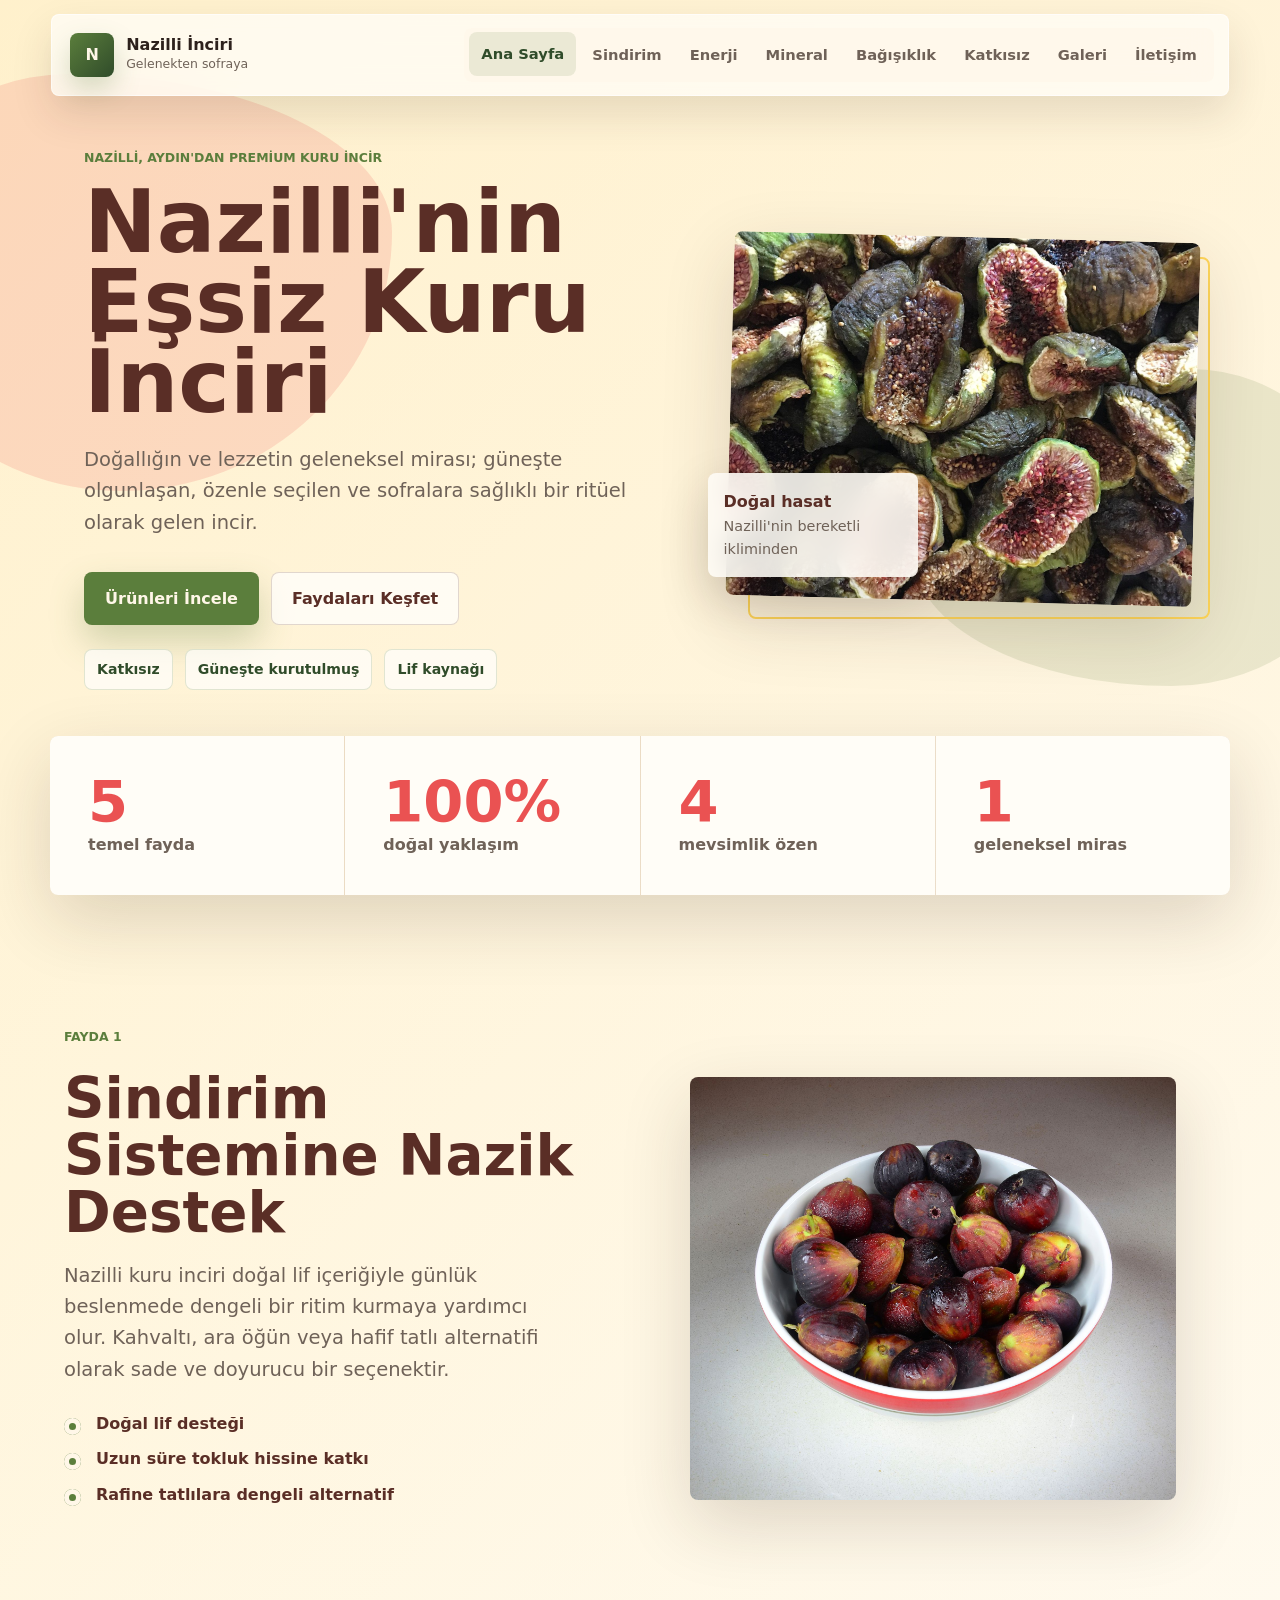
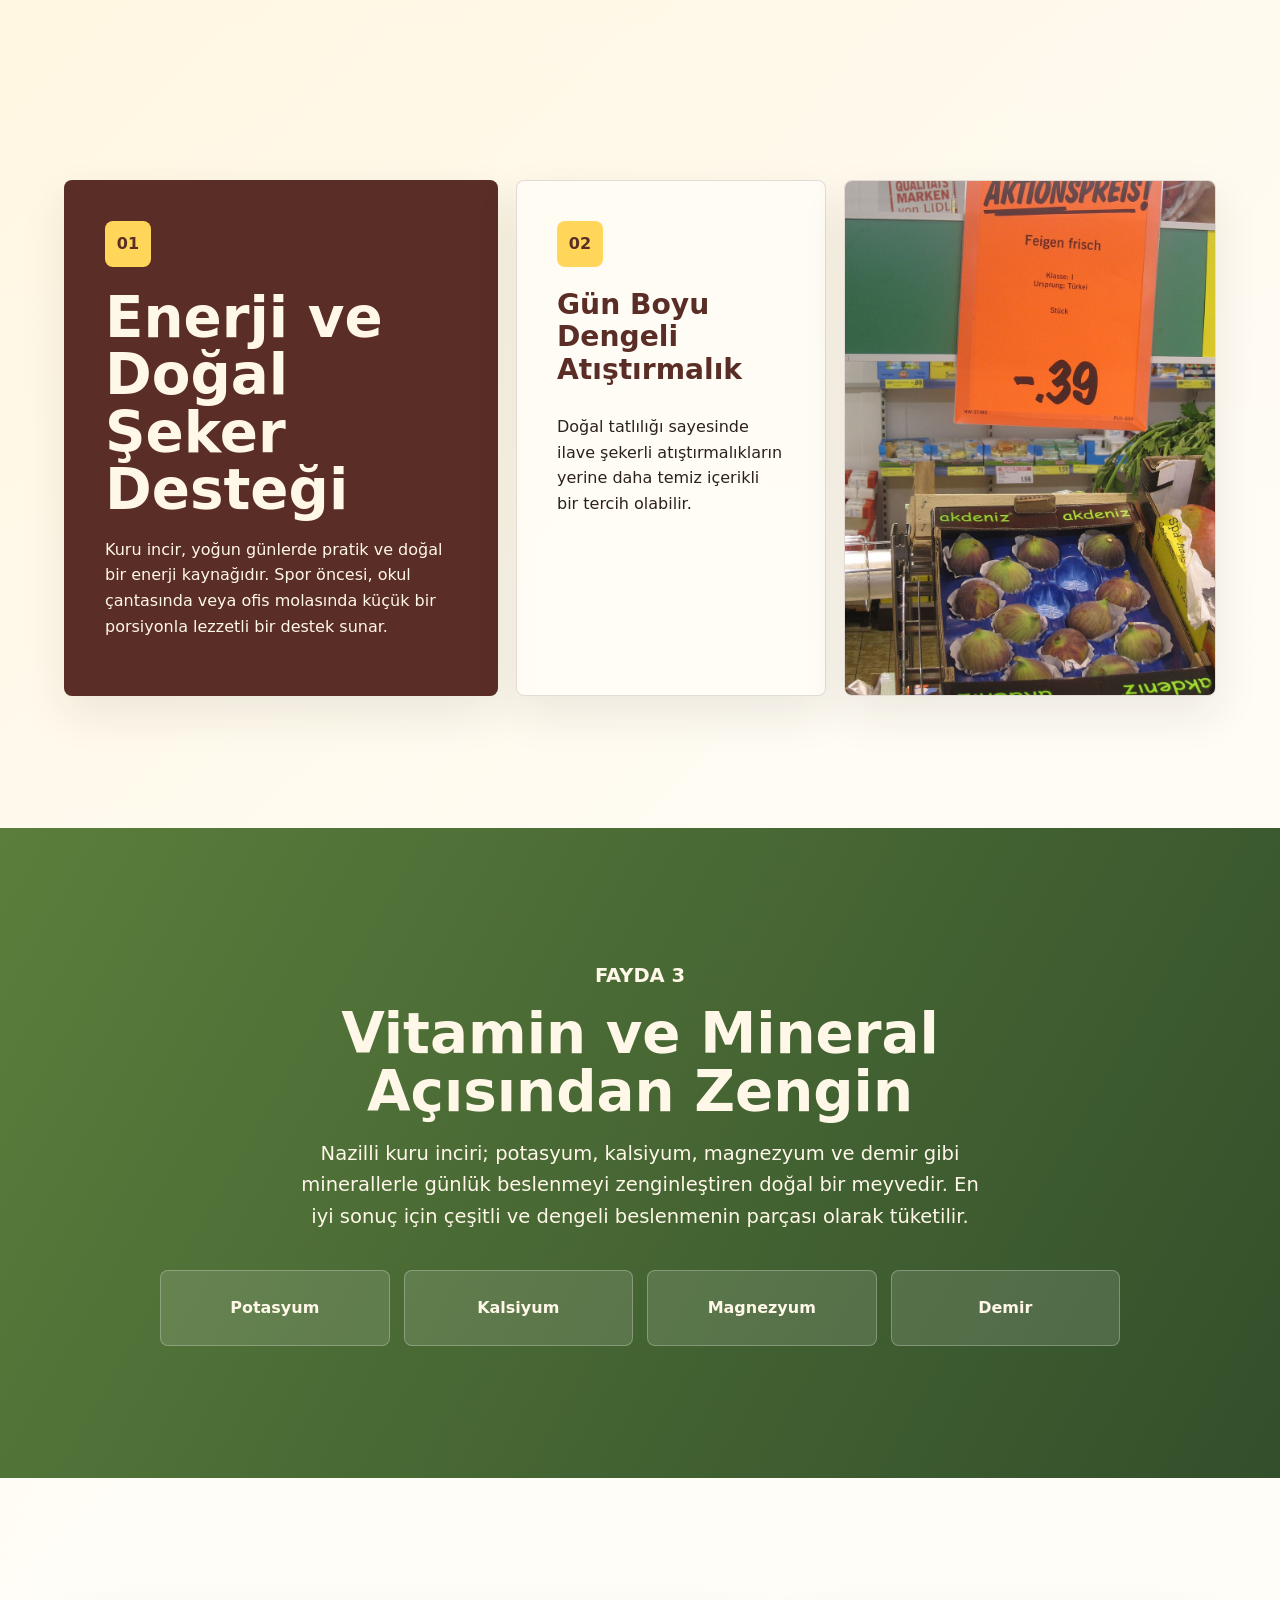
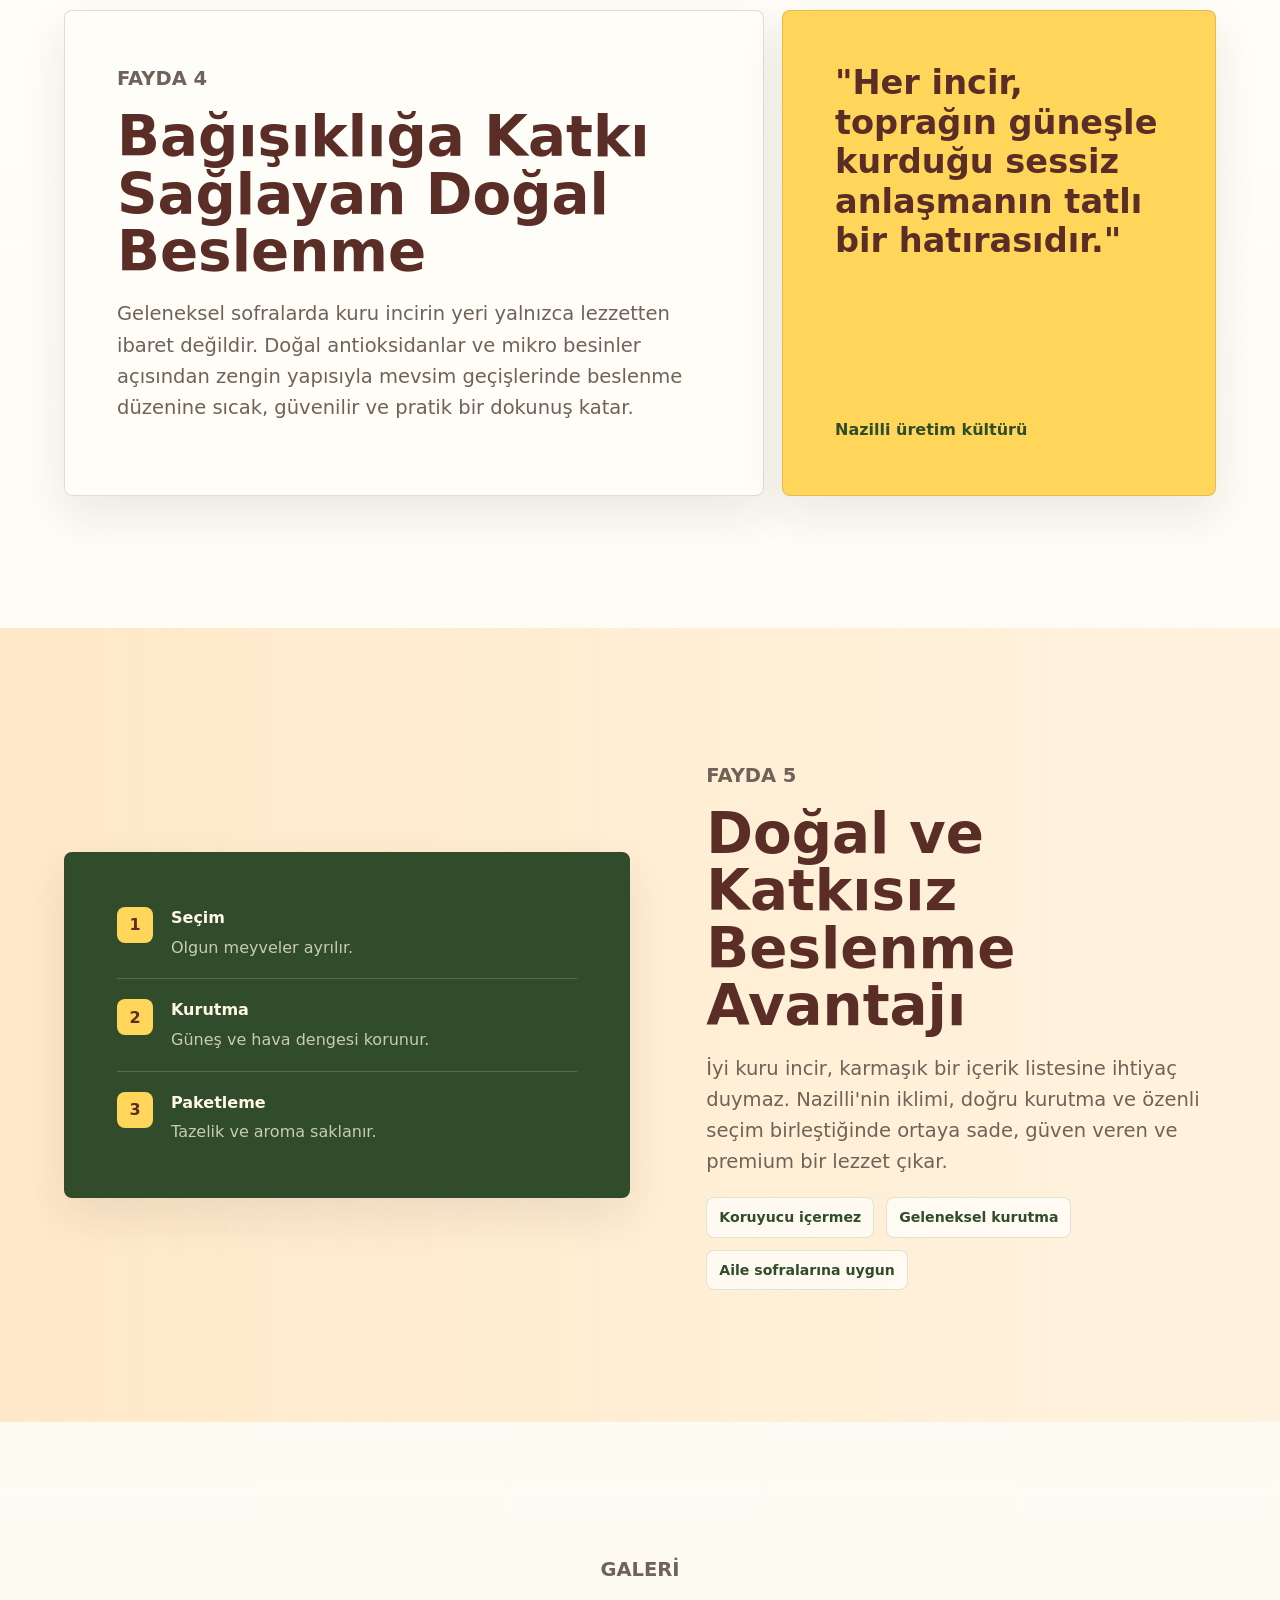
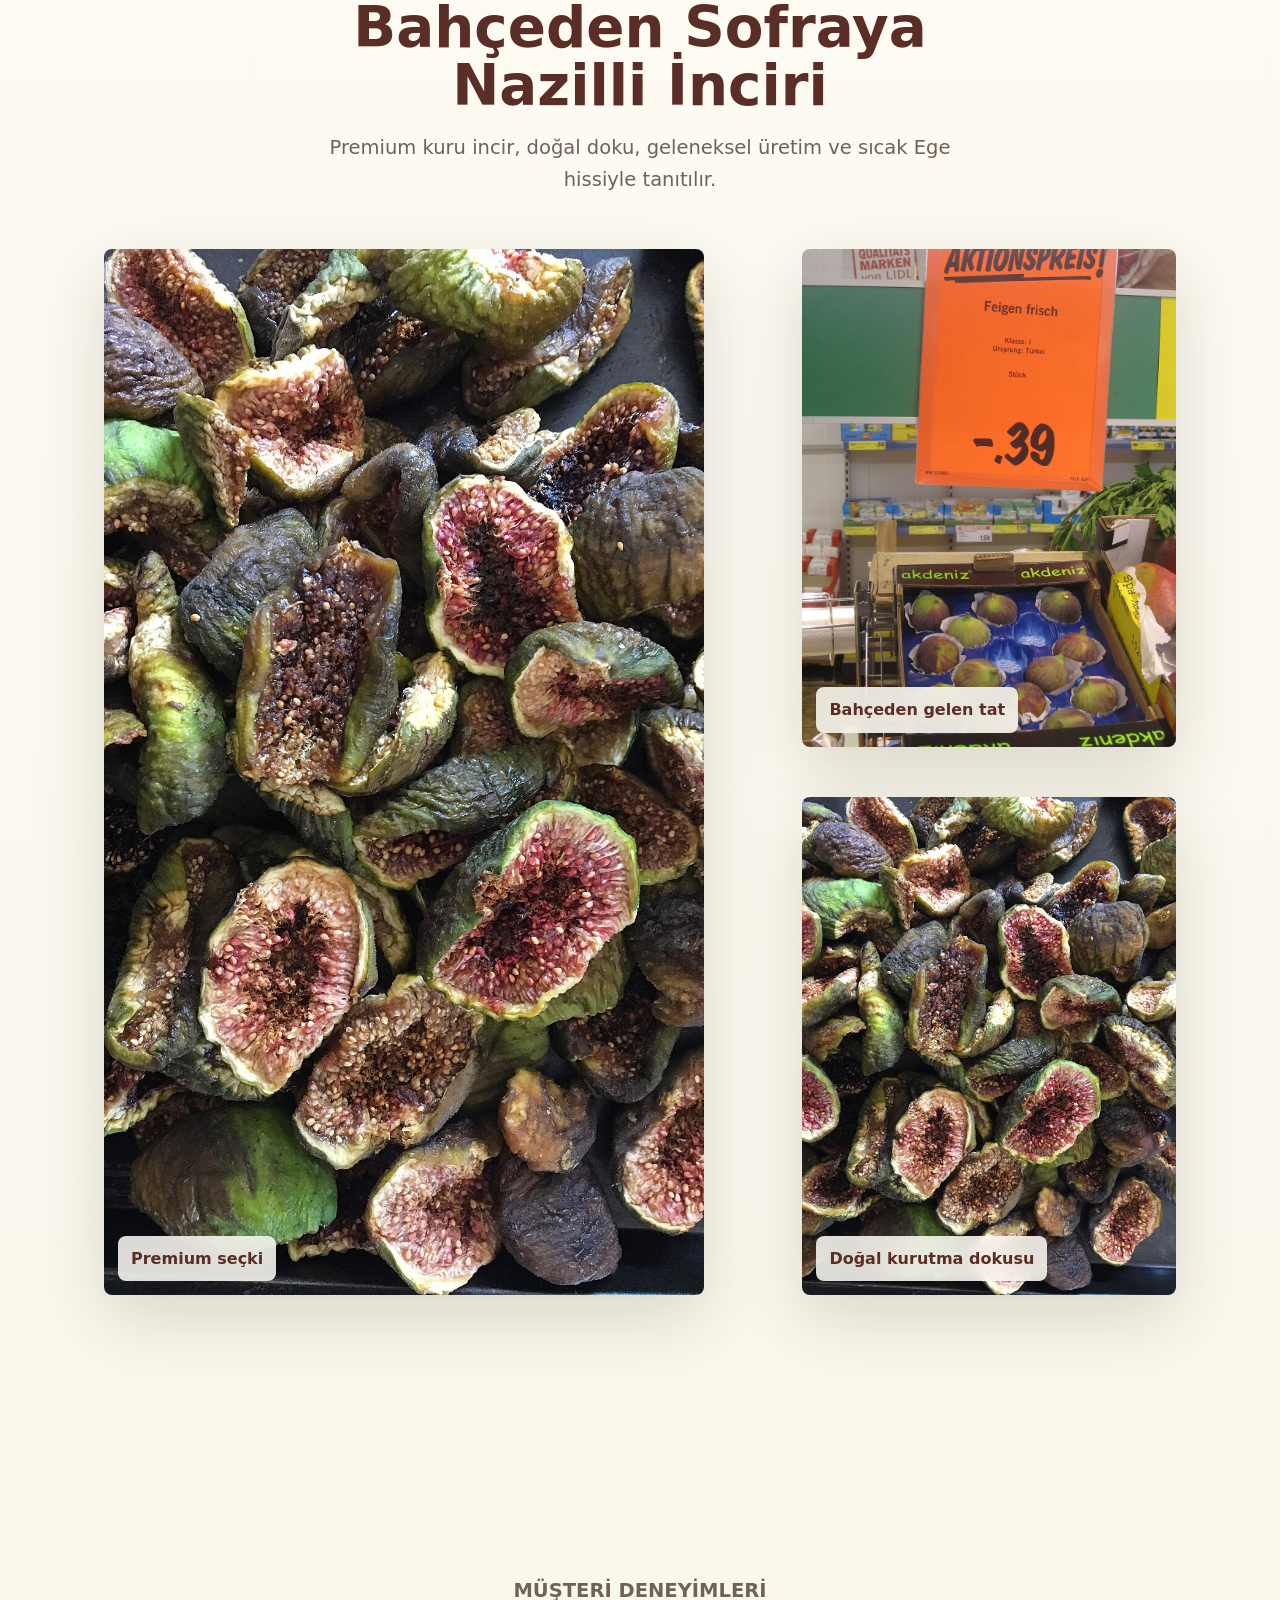
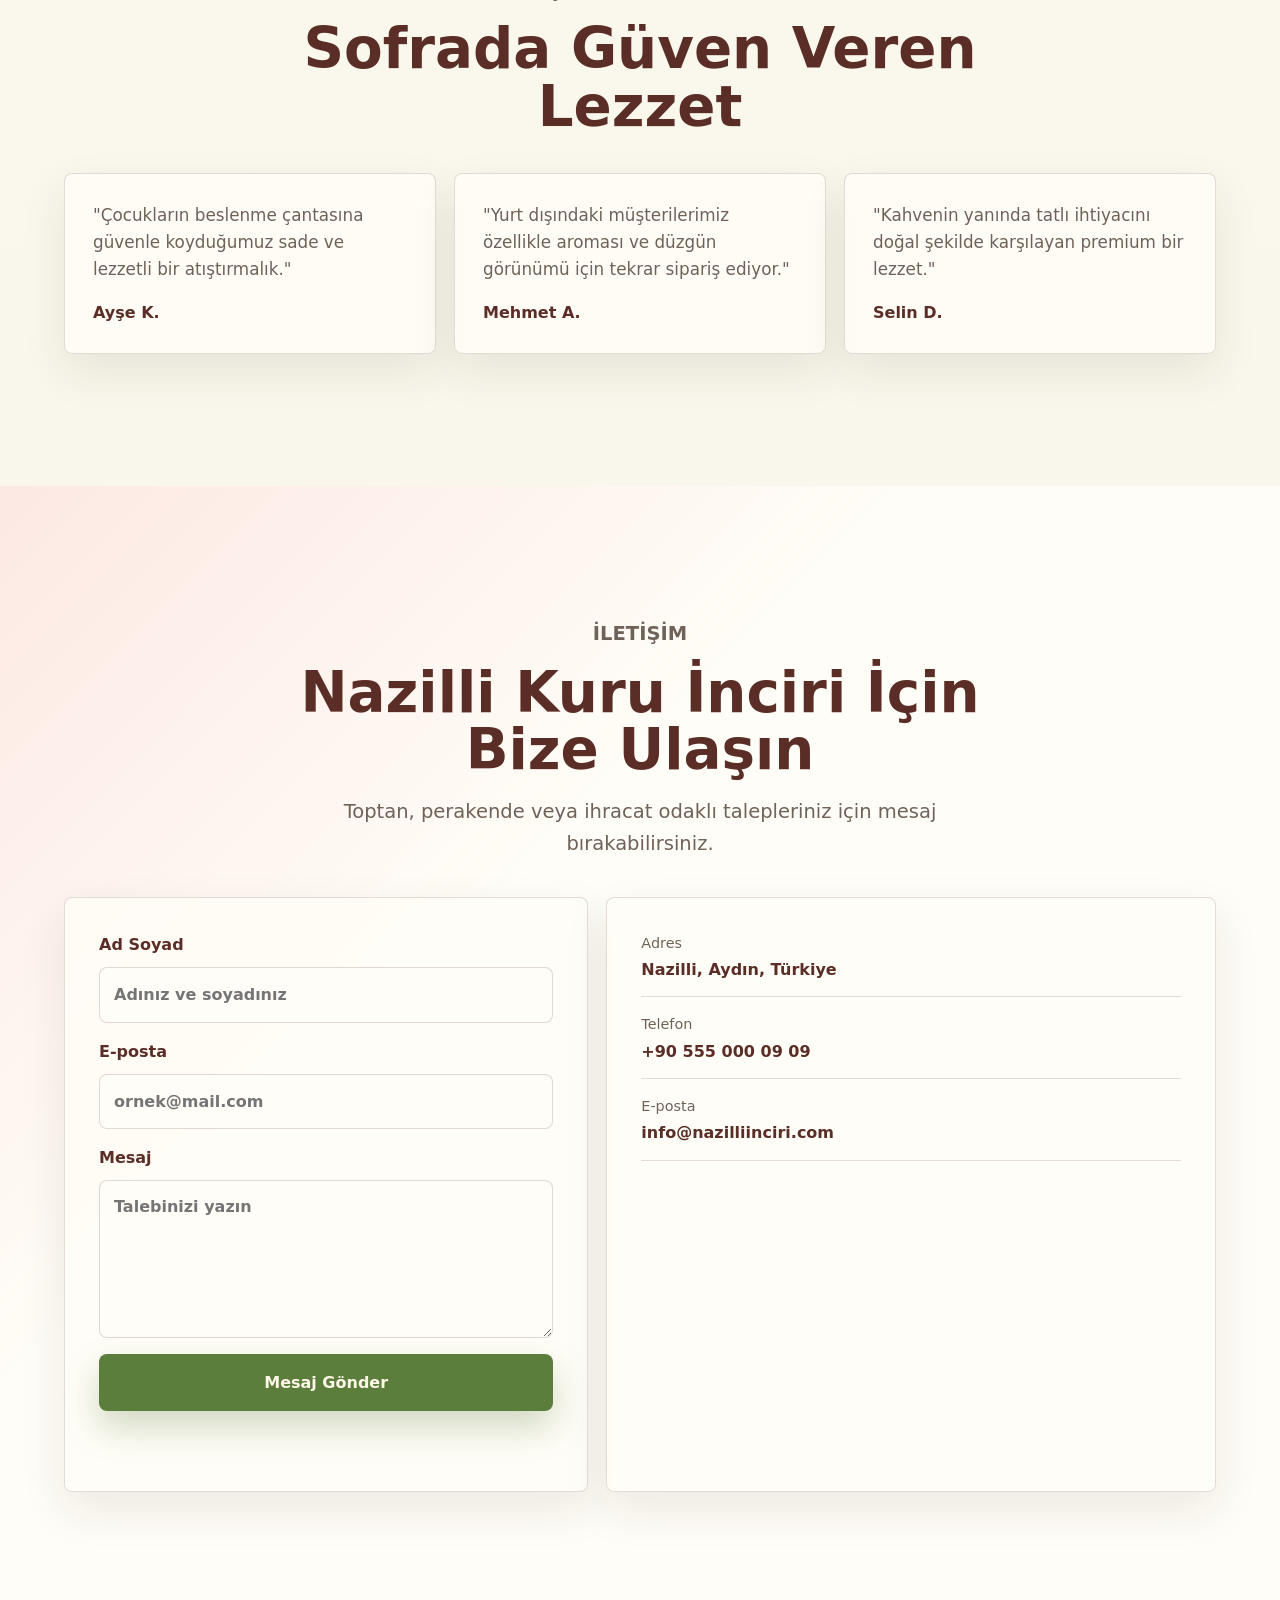
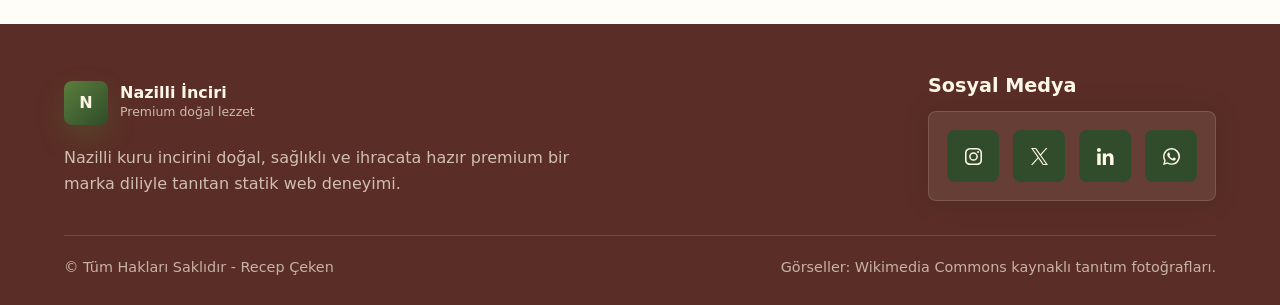
<file: index.html>
<!DOCTYPE html>
<html lang="tr">
<head>
  <meta charset="UTF-8">
  <meta name="viewport" content="width=device-width, initial-scale=1.0">
  <title>Nazilli'nin Eşsiz Kuru İnciri | Doğal, Katkısız, Premium</title>
  <meta name="description" content="Nazilli kuru incirinin doğal lezzetini, sağlıklı yaşam faydalarını ve geleneksel üretim mirasını keşfedin. Premium kuru incir tanıtım ve pazarlama sitesi.">
  <meta name="keywords" content="Nazilli kuru inciri, Aydın inciri, kuru incir faydaları, doğal incir, organik kuru incir, premium incir">
  <meta name="author" content="Recep Çeken">
  <meta name="robots" content="index, follow">
  <meta name="theme-color" content="#5B7E3C">

  <meta property="og:type" content="website">
  <meta property="og:title" content="Nazilli'nin Eşsiz Kuru İnciri">
  <meta property="og:description" content="Doğallığın ve lezzetin geleneksel mirası. Nazilli kuru incirini keşfedin.">
  <meta property="og:image" content="assets/images/dried-figs.jpg">
  <meta property="og:locale" content="tr_TR">

  <link rel="icon" href="assets/icons/favicon.svg" type="image/svg+xml">
  <link rel="preload" as="image" href="assets/images/dried-figs.jpg">
  <link rel="stylesheet" href="style.css">
</head>
<body>
  <header class="site-header" id="top">
    <nav class="navbar" aria-label="Ana gezinme">
      <a class="brand" href="#anasayfa" aria-label="Nazilli Kuru İnciri ana sayfa">
        <span class="brand-mark" aria-hidden="true">N</span>
        <span>
          <strong>Nazilli İnciri</strong>
          <small>Gelenekten sofraya</small>
        </span>
      </a>

      <button class="menu-toggle" type="button" aria-label="Menüyü aç" aria-expanded="false" aria-controls="navLinks">
        <span></span>
        <span></span>
        <span></span>
      </button>

      <div class="nav-links" id="navLinks">
        <a href="#anasayfa" class="nav-link active">Ana Sayfa</a>
        <a href="#fayda1" class="nav-link">Sindirim</a>
        <a href="#fayda2" class="nav-link">Enerji</a>
        <a href="#fayda3" class="nav-link">Mineral</a>
        <a href="#fayda4" class="nav-link">Bağışıklık</a>
        <a href="#fayda5" class="nav-link">Katkısız</a>
        <a href="#galeri" class="nav-link">Galeri</a>
        <a href="#iletisim" class="nav-link">İletişim</a>
      </div>
    </nav>
  </header>

  <main>
    <section class="hero section-pad" id="anasayfa" aria-labelledby="hero-title">
      <div class="hero-text reveal">
        <p class="eyebrow">Nazilli, Aydın'dan premium kuru incir</p>
        <h1 id="hero-title">Nazilli'nin Eşsiz Kuru İnciri</h1>
        <p class="hero-copy">Doğallığın ve lezzetin geleneksel mirası; güneşte olgunlaşan, özenle seçilen ve sofralara sağlıklı bir ritüel olarak gelen incir.</p>
        <div class="hero-actions">
          <a class="btn btn-primary" href="#galeri">Ürünleri İncele</a>
          <a class="btn btn-ghost" href="#fayda1">Faydaları Keşfet</a>
        </div>
        <div class="badges" aria-label="Ürün özellikleri">
          <span>Katkısız</span>
          <span>Güneşte kurutulmuş</span>
          <span>Lif kaynağı</span>
        </div>
      </div>

      <div class="hero-media reveal" aria-label="Premium kuru incir görseli">
        <img src="assets/images/dried-figs.jpg" alt="Kasede dizilmiş premium kuru incirler" width="900" height="650">
        <div class="harvest-card">
          <strong>Doğal hasat</strong>
          <span>Nazilli'nin bereketli ikliminden</span>
        </div>
      </div>
    </section>

    <section class="stats-strip" aria-label="Nazilli kuru inciri istatistikleri">
      <div class="stat reveal">
        <strong data-count="5">0</strong>
        <span>temel fayda</span>
      </div>
      <div class="stat reveal">
        <strong data-count="100">0</strong>
        <span>doğal yaklaşım</span>
      </div>
      <div class="stat reveal">
        <strong data-count="4">0</strong>
        <span>mevsimlik özen</span>
      </div>
      <div class="stat reveal">
        <strong data-count="1">0</strong>
        <span>geleneksel miras</span>
      </div>
    </section>

    <section class="benefit benefit-one section-pad" id="fayda1" aria-labelledby="benefit-one-title">
      <div class="section-kicker reveal">Fayda 1</div>
      <div class="split">
        <article class="benefit-copy reveal">
          <h2 id="benefit-one-title">Sindirim Sistemine Nazik Destek</h2>
          <p>Nazilli kuru inciri doğal lif içeriğiyle günlük beslenmede dengeli bir ritim kurmaya yardımcı olur. Kahvaltı, ara öğün veya hafif tatlı alternatifi olarak sade ve doyurucu bir seçenektir.</p>
          <ul class="check-list">
            <li>Doğal lif desteği</li>
            <li>Uzun süre tokluk hissine katkı</li>
            <li>Rafine tatlılara dengeli alternatif</li>
          </ul>
        </article>
        <figure class="photo-panel reveal">
          <img src="assets/images/hero-figs.jpg" alt="Doğal incirlerin yakın plan görünümü" loading="lazy" width="760" height="560">
        </figure>
      </div>
    </section>

    <section class="benefit section-pad" id="fayda2" aria-labelledby="benefit-two-title">
      <div class="benefit-grid">
        <article class="feature-card reveal">
          <span class="feature-icon" aria-hidden="true">01</span>
          <h2 id="benefit-two-title">Enerji ve Doğal Şeker Desteği</h2>
          <p>Kuru incir, yoğun günlerde pratik ve doğal bir enerji kaynağıdır. Spor öncesi, okul çantasında veya ofis molasında küçük bir porsiyonla lezzetli bir destek sunar.</p>
        </article>
        <article class="feature-card reveal">
          <span class="feature-icon" aria-hidden="true">02</span>
          <h3>Gün Boyu Dengeli Atıştırmalık</h3>
          <p>Doğal tatlılığı sayesinde ilave şekerli atıştırmalıkların yerine daha temiz içerikli bir tercih olabilir.</p>
        </article>
        <article class="feature-card image-card reveal">
          <img src="assets/images/turkish-figs.jpg" alt="Dalında olgunlaşan incirler" loading="lazy" width="640" height="520">
        </article>
      </div>
    </section>

    <section class="benefit mineral-band section-pad" id="fayda3" aria-labelledby="benefit-three-title">
      <div class="center-copy reveal">
        <p class="eyebrow">Fayda 3</p>
        <h2 id="benefit-three-title">Vitamin ve Mineral Açısından Zengin</h2>
        <p>Nazilli kuru inciri; potasyum, kalsiyum, magnezyum ve demir gibi minerallerle günlük beslenmeyi zenginleştiren doğal bir meyvedir. En iyi sonuç için çeşitli ve dengeli beslenmenin parçası olarak tüketilir.</p>
      </div>
      <div class="mineral-list">
        <span class="reveal">Potasyum</span>
        <span class="reveal">Kalsiyum</span>
        <span class="reveal">Magnezyum</span>
        <span class="reveal">Demir</span>
      </div>
    </section>

    <section class="benefit section-pad" id="fayda4" aria-labelledby="benefit-four-title">
      <div class="story-layout">
        <div class="story-card reveal">
          <p class="eyebrow">Fayda 4</p>
          <h2 id="benefit-four-title">Bağışıklığa Katkı Sağlayan Doğal Beslenme</h2>
          <p>Geleneksel sofralarda kuru incirin yeri yalnızca lezzetten ibaret değildir. Doğal antioksidanlar ve mikro besinler açısından zengin yapısıyla mevsim geçişlerinde beslenme düzenine sıcak, güvenilir ve pratik bir dokunuş katar.</p>
        </div>
        <div class="quote-card reveal">
          <blockquote>"Her incir, toprağın güneşle kurduğu sessiz anlaşmanın tatlı bir hatırasıdır."</blockquote>
          <span>Nazilli üretim kültürü</span>
        </div>
      </div>
    </section>

    <section class="benefit clean-band section-pad" id="fayda5" aria-labelledby="benefit-five-title">
      <div class="split reverse">
        <article class="benefit-copy reveal">
          <p class="eyebrow">Fayda 5</p>
          <h2 id="benefit-five-title">Doğal ve Katkısız Beslenme Avantajı</h2>
          <p>İyi kuru incir, karmaşık bir içerik listesine ihtiyaç duymaz. Nazilli'nin iklimi, doğru kurutma ve özenli seçim birleştiğinde ortaya sade, güven veren ve premium bir lezzet çıkar.</p>
          <div class="product-badges">
            <span>Koruyucu içermez</span>
            <span>Geleneksel kurutma</span>
            <span>Aile sofralarına uygun</span>
          </div>
        </article>
        <div class="process-card reveal">
          <ol>
            <li><strong>Seçim</strong><span>Olgun meyveler ayrılır.</span></li>
            <li><strong>Kurutma</strong><span>Güneş ve hava dengesi korunur.</span></li>
            <li><strong>Paketleme</strong><span>Tazelik ve aroma saklanır.</span></li>
          </ol>
        </div>
      </div>
    </section>

    <section class="gallery section-pad" id="galeri" aria-labelledby="gallery-title">
      <div class="section-head reveal">
        <p class="eyebrow">Galeri</p>
        <h2 id="gallery-title">Bahçeden Sofraya Nazilli İnciri</h2>
        <p>Premium kuru incir, doğal doku, geleneksel üretim ve sıcak Ege hissiyle tanıtılır.</p>
      </div>
      <div class="gallery-grid">
        <figure class="gallery-item large reveal">
          <img src="assets/images/dried-figs.jpg" alt="Sunuma hazır premium kuru incirler" loading="lazy" width="900" height="650">
          <figcaption>Premium seçki</figcaption>
        </figure>
        <figure class="gallery-item reveal">
          <img src="assets/images/turkish-figs.jpg" alt="İncir ağacında olgunlaşan meyveler" loading="lazy" width="640" height="520">
          <figcaption>Bahçeden gelen tat</figcaption>
        </figure>
        <figure class="gallery-item reveal">
          <img src="assets/images/dried-figs.jpg" alt="Yakın plan kurutulmuş incir dokusu" loading="lazy" width="760" height="560">
          <figcaption>Doğal kurutma dokusu</figcaption>
        </figure>
      </div>
    </section>

    <section class="testimonials section-pad" aria-labelledby="testimonial-title">
      <div class="section-head reveal">
        <p class="eyebrow">Müşteri Deneyimleri</p>
        <h2 id="testimonial-title">Sofrada Güven Veren Lezzet</h2>
      </div>
      <div class="testimonial-grid">
        <article class="testimonial-card reveal">
          <p>"Çocukların beslenme çantasına güvenle koyduğumuz sade ve lezzetli bir atıştırmalık."</p>
          <strong>Ayşe K.</strong>
        </article>
        <article class="testimonial-card reveal">
          <p>"Yurt dışındaki müşterilerimiz özellikle aroması ve düzgün görünümü için tekrar sipariş ediyor."</p>
          <strong>Mehmet A.</strong>
        </article>
        <article class="testimonial-card reveal">
          <p>"Kahvenin yanında tatlı ihtiyacını doğal şekilde karşılayan premium bir lezzet."</p>
          <strong>Selin D.</strong>
        </article>
      </div>
    </section>

    <section class="contact section-pad" id="iletisim" aria-labelledby="contact-title">
      <div class="section-head reveal">
        <p class="eyebrow">İletişim</p>
        <h2 id="contact-title">Nazilli Kuru İnciri İçin Bize Ulaşın</h2>
        <p>Toptan, perakende veya ihracat odaklı talepleriniz için mesaj bırakabilirsiniz.</p>
      </div>
      <div class="contact-grid">
        <form class="contact-form reveal" id="contactForm">
          <label>
            Ad Soyad
            <input type="text" name="name" placeholder="Adınız ve soyadınız" required>
          </label>
          <label>
            E-posta
            <input type="email" name="email" placeholder="ornek@mail.com" required>
          </label>
          <label>
            Mesaj
            <textarea name="message" rows="5" placeholder="Talebinizi yazın" required></textarea>
          </label>
          <button class="btn btn-primary" type="submit">Mesaj Gönder</button>
          <p class="form-note" id="formNote" role="status" aria-live="polite"></p>
        </form>

        <aside class="contact-info reveal">
          <div>
            <span>Adres</span>
            <strong>Nazilli, Aydın, Türkiye</strong>
          </div>
          <div>
            <span>Telefon</span>
            <strong>+90 555 000 09 09</strong>
          </div>
          <div>
            <span>E-posta</span>
            <strong>info@nazilliinciri.com</strong>
          </div>
          <iframe
            title="Nazilli, Aydın haritası"
            src="https://www.google.com/maps?q=Nazilli%2C%20Ayd%C4%B1n%2C%20T%C3%BCrkiye&output=embed"
            loading="lazy"
            referrerpolicy="no-referrer-when-downgrade"></iframe>
        </aside>
      </div>
    </section>
  </main>

  <footer class="site-footer">
    <div class="footer-main">
      <div class="footer-brand">
        <a class="brand" href="#anasayfa">
          <span class="brand-mark" aria-hidden="true">N</span>
          <span>
            <strong>Nazilli İnciri</strong>
            <small>Premium doğal lezzet</small>
          </span>
        </a>
        <p>Nazilli kuru incirini doğal, sağlıklı ve ihracata hazır premium bir marka diliyle tanıtan statik web deneyimi.</p>
      </div>

      <div class="social-area" aria-label="Sosyal medya bağlantıları">
        <h2>Sosyal Medya</h2>
        <div class="uiverse-card">
          <a class="socialContainer containerOne" href="https://www.instagram.com/recepceken" aria-label="Instagram">
            <svg class="socialSvg" viewBox="0 0 16 16" aria-hidden="true"><path d="M8 1.44c2.14 0 2.39.01 3.24.05.78.04 1.2.17 1.48.28.37.14.63.31.91.59.28.28.45.54.59.91.11.28.24.7.28 1.48.04.85.05 1.1.05 3.24s-.01 2.39-.05 3.24c-.04.78-.17 1.2-.28 1.48-.14.37-.31.63-.59.91-.28.28-.54.45-.91.59-.28.11-.7.24-1.48.28-.85.04-1.1.05-3.24.05s-2.39-.01-3.24-.05c-.78-.04-1.2-.17-1.48-.28-.37-.14-.63-.31-.91-.59-.28-.28-.45-.54-.59-.91-.11-.28-.24-.7-.28-1.48-.04-.85-.05-1.1-.05-3.24s.01-2.39.05-3.24c.04-.78.17-1.2.28-1.48.14-.37.31-.63.59-.91.28-.28.54-.45.91-.59.28-.11.7-.24 1.48-.28.85-.04 1.1-.05 3.24-.05ZM8 0C5.82 0 5.55.01 4.69.05 3.83.09 3.24.22 2.73.42c-.53.21-.98.48-1.43.93-.45.45-.72.9-.93 1.43-.2.51-.33 1.1-.37 1.96C-.04 5.6-.05 5.87-.05 8.05s.01 2.45.05 3.31c.04.86.17 1.45.37 1.96.21.53.48.98.93 1.43.45.45.9.72 1.43.93.51.2 1.1.33 1.96.37.86.04 1.13.05 3.31.05s2.45-.01 3.31-.05c.86-.04 1.45-.17 1.96-.37.53-.21.98-.48 1.43-.93.45-.45.72-.9.93-1.43.2-.51.33-1.1.37-1.96.04-.86.05-1.13.05-3.31s-.01-2.45-.05-3.31c-.04-.86-.17-1.45-.37-1.96-.21-.53-.48-.98-.93-1.43-.45-.45-.9-.72-1.43-.93-.51-.2-1.1-.33-1.96-.37C10.45.01 10.18 0 8 0Zm0 3.89a4.11 4.11 0 1 0 0 8.22 4.11 4.11 0 0 0 0-8.22Zm0 6.78A2.67 2.67 0 1 1 8 5.33a2.67 2.67 0 0 1 0 5.34Zm5.23-6.94a.96.96 0 1 1-1.92 0 .96.96 0 0 1 1.92 0Z"/></svg>
          </a>
          <a class="socialContainer containerTwo" href="https://twitter.com/" aria-label="X">
            <svg class="socialSvg" viewBox="0 0 16 16" aria-hidden="true"><path d="M9.52 6.78 15.48 0h-1.41L8.89 5.88 4.76 0H0l6.25 8.9L0 16h1.41l5.47-6.22L11.24 16H16L9.52 6.78Zm-1.94 2.2-.63-.88-5.04-7.06h2.17l4.06 5.69.63.88 5.3 7.42H11.9L7.58 8.98Z"/></svg>
          </a>
          <a class="socialContainer containerThree" href="https://www.linkedin.com/" aria-label="LinkedIn">
            <svg class="socialSvg" viewBox="0 0 16 16" aria-hidden="true"><path d="M1.86 0C.83 0 0 .82 0 1.84c0 1.01.81 1.84 1.82 1.84h.02c1.05 0 1.87-.83 1.87-1.84C3.69.82 2.89 0 1.86 0ZM.22 5.08h3.25V16H.22V5.08ZM5.45 5.08h3.11v1.49h.04c.43-.82 1.49-1.68 3.07-1.68 3.28 0 3.89 2.16 3.89 4.97V16h-3.24v-5.44c0-1.3-.02-2.96-1.8-2.96-1.81 0-2.08 1.41-2.08 2.86V16H5.45V5.08Z"/></svg>
          </a>
          <a class="socialContainer containerFour" href="https://wa.me/905550000909" aria-label="WhatsApp">
            <svg class="socialSvg" viewBox="0 0 16 16" aria-hidden="true"><path d="M13.6 2.33A7.92 7.92 0 0 0 1.15 11.9L0 16l4.2-1.1a7.9 7.9 0 0 0 3.78.96h.01A7.92 7.92 0 0 0 13.6 2.33ZM8 14.52a6.55 6.55 0 0 1-3.34-.91l-.24-.14-2.49.65.66-2.42-.16-.25a6.56 6.56 0 1 1 12.13-3.48A6.57 6.57 0 0 1 8 14.52Zm3.6-4.91c-.2-.1-1.17-.58-1.35-.64-.18-.07-.31-.1-.44.1-.13.19-.51.64-.63.77-.12.13-.23.15-.43.05-.2-.1-.83-.31-1.58-.97-.58-.52-.98-1.16-1.09-1.35-.12-.2-.01-.31.09-.41.09-.09.2-.23.3-.35.1-.12.13-.2.2-.33.07-.13.03-.25-.02-.35-.05-.1-.44-1.05-.6-1.44-.16-.38-.32-.33-.44-.34h-.38c-.13 0-.35.05-.53.25-.18.2-.69.67-.69 1.64 0 .97.71 1.9.81 2.03.1.13 1.39 2.12 3.37 2.98.47.2.84.32 1.13.41.47.15.9.13 1.24.08.38-.06 1.17-.48 1.34-.94.16-.46.16-.86.11-.94-.05-.08-.18-.13-.38-.23Z"/></svg>
          </a>
        </div>
      </div>
    </div>
    <div class="footer-bottom">
      <span>© Tüm Hakları Saklıdır - Recep Çeken</span>
      <span>Görseller: Wikimedia Commons kaynaklı tanıtım fotoğrafları.</span>
    </div>
  </footer>

  <button class="scroll-top" type="button" aria-label="Yukarı çık">↑</button>

  <script src="script.js"></script>
</body>
</html>
</file>
<file: style.css>
:root {
  --background: #EA5252;
  --primary-text: #FF9D23;
  --secondary: #FFD65A;
  --accent: #5B7E3C;
  --leaf-dark: #304C2A;
  --fig: #5A2E26;
  --ink: #2D211C;
  --cream: #FFF7E8;
  --paper: #FFFDF7;
  --muted: #6F6258;
  --line: rgba(90, 46, 38, 0.16);
  --shadow: 0 24px 70px rgba(47, 29, 20, 0.16);
  --radius: 8px;
  --nav-height: 82px;
}

* {
  box-sizing: border-box;
}

html {
  scroll-behavior: smooth;
  overflow-x: hidden;
}

body {
  margin: 0;
  font-family: "Trebuchet MS", "Segoe UI", system-ui, sans-serif;
  color: var(--ink);
  background:
    linear-gradient(135deg, rgba(255, 214, 90, 0.22), transparent 34%),
    linear-gradient(180deg, #fff8ec 0%, #fffdf7 36%, #f7f5e7 100%);
  line-height: 1.6;
  overflow-x: hidden;
}

main {
  overflow-x: clip;
}

body.menu-open {
  overflow: hidden;
}

img {
  display: block;
  max-width: 100%;
  height: auto;
}

a {
  color: inherit;
  text-decoration: none;
}

button,
input,
textarea {
  font: inherit;
}

.site-header {
  position: sticky;
  top: 0;
  z-index: 20;
  padding: 14px clamp(16px, 4vw, 56px);
  pointer-events: none;
}

.navbar {
  min-height: var(--nav-height);
  display: flex;
  align-items: center;
  justify-content: space-between;
  gap: 20px;
  width: min(1180px, 100%);
  margin: 0 auto;
  padding: 12px 14px 12px 18px;
  border: 1px solid rgba(255, 255, 255, 0.6);
  border-radius: 8px;
  background: rgba(255, 253, 247, 0.78);
  box-shadow: 0 18px 42px rgba(47, 29, 20, 0.12);
  backdrop-filter: blur(18px);
  pointer-events: auto;
}

.brand {
  display: inline-flex;
  align-items: center;
  gap: 12px;
  min-width: max-content;
}

.brand-mark {
  display: grid;
  place-items: center;
  width: 44px;
  height: 44px;
  border-radius: 8px;
  background: linear-gradient(135deg, var(--accent), var(--leaf-dark));
  color: var(--cream);
  font-weight: 900;
  box-shadow: 0 12px 26px rgba(91, 126, 60, 0.25);
}

.brand strong,
.brand small {
  display: block;
}

.brand strong {
  font-size: 1rem;
  line-height: 1.1;
}

.brand small {
  color: var(--muted);
  font-size: 0.78rem;
}

.nav-links {
  display: flex;
  align-items: center;
  gap: 4px;
  padding: 5px;
  border-radius: 8px;
  background: rgba(255, 247, 232, 0.56);
}

.nav-link {
  position: relative;
  padding: 10px 12px;
  border-radius: 8px;
  color: var(--muted);
  font-size: 0.92rem;
  font-weight: 700;
  transition: color 0.25s ease, background-color 0.25s ease, transform 0.25s ease;
}

.nav-link:hover,
.nav-link.active {
  color: var(--leaf-dark);
  background: rgba(91, 126, 60, 0.12);
  transform: translateY(-1px);
}

.menu-toggle {
  display: none;
  width: 46px;
  height: 46px;
  border: 0;
  border-radius: 8px;
  background: var(--accent);
  cursor: pointer;
}

.menu-toggle span {
  display: block;
  width: 22px;
  height: 2px;
  margin: 5px auto;
  background: var(--cream);
  transition: transform 0.25s ease, opacity 0.25s ease;
}

.section-pad {
  padding: clamp(76px, 11vw, 132px) clamp(18px, 5vw, 70px);
}

.hero {
  position: relative;
  display: grid;
  grid-template-columns: minmax(0, 1fr) minmax(300px, 0.82fr);
  align-items: center;
  gap: clamp(36px, 6vw, 80px);
  width: min(1240px, 100%);
  min-height: auto;
  margin: -94px auto 0;
  padding-top: calc(var(--nav-height) + 50px);
  padding-bottom: clamp(30px, 4vw, 46px);
}

.hero::before {
  content: "";
  position: absolute;
  inset: 8% auto auto -12%;
  width: 42%;
  height: 58%;
  border-radius: 38% 62% 52% 48% / 44% 38% 62% 56%;
  background: rgba(234, 82, 82, 0.16);
  z-index: -1;
  animation: floatShape 9s ease-in-out infinite;
}

.hero::after {
  content: "";
  position: absolute;
  right: -8%;
  bottom: 7%;
  width: 36%;
  height: 44%;
  border-radius: 62% 38% 42% 58% / 58% 50% 50% 42%;
  background: rgba(91, 126, 60, 0.13);
  z-index: -1;
  animation: floatShape 11s ease-in-out infinite reverse;
}

.eyebrow,
.section-kicker {
  margin: 0 0 14px;
  color: var(--accent);
  font-size: 0.78rem;
  font-weight: 900;
  letter-spacing: 0;
  text-transform: uppercase;
}

h1,
h2,
h3,
p {
  margin-top: 0;
}

h1 {
  margin-bottom: 22px;
  color: var(--fig);
  font-size: clamp(3.1rem, 6.8vw, 6.2rem);
  line-height: 0.92;
  letter-spacing: 0;
}

h2 {
  margin-bottom: 18px;
  color: var(--fig);
  font-size: clamp(2rem, 4.4vw, 4.2rem);
  line-height: 1.02;
  letter-spacing: 0;
}

h3 {
  color: var(--fig);
  font-size: clamp(1.25rem, 2.2vw, 1.8rem);
  line-height: 1.15;
}

.hero-copy,
.section-head p,
.center-copy p,
.benefit-copy p,
.story-card p {
  max-width: 680px;
  color: var(--muted);
  font-size: clamp(1.04rem, 2vw, 1.22rem);
}

.hero-actions,
.badges,
.product-badges {
  display: flex;
  flex-wrap: wrap;
  align-items: center;
  gap: 12px;
}

.hero-actions {
  margin: 34px 0 24px;
}

.btn {
  display: inline-flex;
  align-items: center;
  justify-content: center;
  min-height: 48px;
  padding: 13px 20px;
  border: 1px solid transparent;
  border-radius: 8px;
  font-weight: 900;
  transition: transform 0.25s ease, box-shadow 0.25s ease, background-color 0.25s ease;
}

.btn:hover {
  transform: translateY(-2px);
}

.btn-primary {
  background: var(--accent);
  color: var(--cream);
  box-shadow: 0 16px 34px rgba(91, 126, 60, 0.28);
}

.btn-primary:hover {
  background: var(--leaf-dark);
}

.btn-ghost {
  border-color: rgba(90, 46, 38, 0.18);
  background: rgba(255, 255, 255, 0.7);
  color: var(--fig);
}

.badges span,
.product-badges span {
  display: inline-flex;
  align-items: center;
  min-height: 36px;
  padding: 8px 12px;
  border: 1px solid rgba(91, 126, 60, 0.18);
  border-radius: 8px;
  background: rgba(255, 255, 255, 0.66);
  color: var(--leaf-dark);
  font-size: 0.88rem;
  font-weight: 800;
}

.hero-media {
  position: relative;
  isolation: isolate;
}

.hero-media img,
.photo-panel img,
.image-card img,
.gallery-item img {
  width: 100%;
  height: 100%;
  object-fit: cover;
}

.hero-media img {
  aspect-ratio: 1 / 0.78;
  border-radius: 8px;
  box-shadow: var(--shadow);
  transform: rotate(1.5deg);
}

.hero-media::before {
  content: "";
  position: absolute;
  inset: 20px -14px -18px 18px;
  border: 2px solid var(--secondary);
  border-radius: 8px;
  z-index: -1;
}

.harvest-card {
  position: absolute;
  left: -22px;
  bottom: 24px;
  max-width: 210px;
  padding: 16px;
  border-radius: 8px;
  background: rgba(255, 253, 247, 0.88);
  box-shadow: 0 18px 48px rgba(47, 29, 20, 0.18);
  backdrop-filter: blur(14px);
}

.harvest-card strong,
.harvest-card span {
  display: block;
}

.harvest-card strong {
  color: var(--fig);
}

.harvest-card span {
  color: var(--muted);
  font-size: 0.9rem;
}

.stats-strip {
  display: grid;
  grid-template-columns: repeat(4, 1fr);
  gap: 1px;
  width: min(1180px, calc(100% - 36px));
  margin: 0 auto;
  overflow: hidden;
  border-radius: 8px;
  background: rgba(90, 46, 38, 0.12);
  box-shadow: var(--shadow);
}

.stat {
  padding: clamp(22px, 4vw, 38px);
  background: var(--paper);
}

.stat strong {
  display: block;
  color: var(--background);
  font-size: clamp(2rem, 4.5vw, 4rem);
  line-height: 1;
}

.stat span {
  color: var(--muted);
  font-weight: 800;
}

.split {
  display: grid;
  grid-template-columns: minmax(0, 0.9fr) minmax(280px, 1fr);
  align-items: center;
  gap: clamp(32px, 6vw, 76px);
  width: min(1160px, 100%);
  margin: 0 auto;
}

.split.reverse {
  grid-template-columns: minmax(280px, 1fr) minmax(0, 0.9fr);
}

.split.reverse .benefit-copy {
  order: 2;
}

.check-list {
  display: grid;
  gap: 10px;
  padding: 0;
  margin: 26px 0 0;
  list-style: none;
}

.check-list li {
  position: relative;
  padding-left: 32px;
  color: var(--fig);
  font-weight: 800;
}

.check-list li::before {
  content: "";
  position: absolute;
  left: 0;
  top: 7px;
  width: 17px;
  height: 17px;
  border-radius: 50%;
  background: var(--accent);
  box-shadow: inset 0 0 0 5px var(--cream);
}

.photo-panel,
.gallery-item,
.image-card {
  overflow: hidden;
  border-radius: 8px;
  box-shadow: var(--shadow);
}

.photo-panel {
  aspect-ratio: 1.15 / 1;
}

.benefit-grid {
  display: grid;
  grid-template-columns: 1.05fr 0.75fr 0.9fr;
  gap: 18px;
  width: min(1160px, 100%);
  margin: 0 auto;
}

.feature-card,
.story-card,
.quote-card,
.process-card,
.testimonial-card,
.contact-form,
.contact-info {
  border: 1px solid var(--line);
  border-radius: 8px;
  background: rgba(255, 253, 247, 0.82);
  box-shadow: 0 18px 46px rgba(47, 29, 20, 0.09);
}

.feature-card {
  min-height: 330px;
  padding: clamp(24px, 4vw, 40px);
}

.feature-card:first-child {
  background: var(--fig);
  color: var(--cream);
}

.feature-card:first-child h2,
.feature-card:first-child p {
  color: var(--cream);
}

.feature-icon {
  display: inline-grid;
  place-items: center;
  width: 46px;
  height: 46px;
  margin-bottom: 22px;
  border-radius: 8px;
  background: var(--secondary);
  color: var(--fig);
  font-weight: 900;
}

.image-card {
  padding: 0;
}

.image-card img {
  aspect-ratio: 0.9 / 1;
}

.mineral-band {
  background:
    linear-gradient(120deg, rgba(91, 126, 60, 0.9), rgba(48, 76, 42, 0.94)),
    var(--accent);
  color: var(--cream);
}

.mineral-band h2,
.mineral-band .eyebrow,
.mineral-band p {
  color: var(--cream);
}

.center-copy {
  width: min(820px, 100%);
  margin: 0 auto;
  text-align: center;
}

.center-copy p {
  margin-left: auto;
  margin-right: auto;
}

.mineral-list {
  display: grid;
  grid-template-columns: repeat(4, 1fr);
  gap: 14px;
  width: min(960px, 100%);
  margin: 38px auto 0;
}

.mineral-list span {
  min-height: 76px;
  display: grid;
  place-items: center;
  border: 1px solid rgba(255, 255, 255, 0.26);
  border-radius: 8px;
  background: rgba(255, 255, 255, 0.12);
  color: var(--cream);
  font-weight: 900;
}

.story-layout {
  display: grid;
  grid-template-columns: minmax(0, 1fr) minmax(260px, 0.62fr);
  gap: 18px;
  width: min(1160px, 100%);
  margin: 0 auto;
}

.story-card,
.quote-card,
.process-card {
  padding: clamp(26px, 5vw, 52px);
}

.quote-card {
  display: flex;
  flex-direction: column;
  justify-content: space-between;
  background: var(--secondary);
}

.quote-card blockquote {
  margin: 0 0 30px;
  color: var(--fig);
  font-size: clamp(1.4rem, 3vw, 2.1rem);
  line-height: 1.18;
  font-weight: 900;
}

.quote-card span {
  color: var(--leaf-dark);
  font-weight: 900;
}

.clean-band {
  background:
    linear-gradient(90deg, rgba(255, 157, 35, 0.12), transparent),
    #fff3df;
}

.process-card {
  background: var(--leaf-dark);
}

.process-card ol {
  display: grid;
  gap: 18px;
  padding: 0;
  margin: 0;
  list-style: none;
  counter-reset: steps;
}

.process-card li {
  counter-increment: steps;
  display: grid;
  gap: 4px;
  padding: 0 0 18px 54px;
  border-bottom: 1px solid rgba(255, 255, 255, 0.18);
  color: var(--cream);
  position: relative;
}

.process-card li:last-child {
  border-bottom: 0;
  padding-bottom: 0;
}

.process-card li::before {
  content: counter(steps);
  position: absolute;
  left: 0;
  top: 2px;
  display: grid;
  place-items: center;
  width: 36px;
  height: 36px;
  border-radius: 8px;
  background: var(--secondary);
  color: var(--fig);
  font-weight: 900;
}

.process-card span {
  color: rgba(255, 247, 232, 0.74);
}

.section-head {
  width: min(760px, 100%);
  margin: 0 auto 38px;
  text-align: center;
}

.section-head p {
  margin-left: auto;
  margin-right: auto;
}

.gallery-grid {
  display: grid;
  grid-template-columns: 1.2fr 0.8fr;
  grid-auto-rows: minmax(230px, 1fr);
  gap: 18px;
  width: min(1160px, 100%);
  margin: 0 auto;
}

.gallery-item {
  position: relative;
  min-height: 260px;
}

.gallery-item.large {
  grid-row: span 2;
}

.gallery-item figcaption {
  position: absolute;
  left: 14px;
  bottom: 14px;
  padding: 10px 13px;
  border-radius: 8px;
  background: rgba(255, 253, 247, 0.86);
  color: var(--fig);
  font-weight: 900;
  backdrop-filter: blur(12px);
}

.testimonial-grid {
  display: grid;
  grid-template-columns: repeat(3, 1fr);
  gap: 18px;
  width: min(1160px, 100%);
  margin: 0 auto;
}

.testimonial-card {
  padding: 28px;
}

.testimonial-card p {
  color: var(--muted);
  font-size: 1.05rem;
}

.testimonial-card strong {
  color: var(--fig);
}

.contact {
  background:
    linear-gradient(135deg, rgba(234, 82, 82, 0.12), transparent 38%),
    #fffdf7;
}

.contact-grid {
  display: grid;
  grid-template-columns: minmax(0, 0.86fr) minmax(300px, 1fr);
  gap: 18px;
  width: min(1160px, 100%);
  margin: 0 auto;
}

.contact-form,
.contact-info {
  padding: clamp(22px, 4vw, 34px);
}

.contact-form {
  display: grid;
  gap: 16px;
}

.contact-form label {
  display: grid;
  gap: 8px;
  color: var(--fig);
  font-weight: 900;
}

.contact-form input,
.contact-form textarea {
  width: 100%;
  border: 1px solid rgba(90, 46, 38, 0.18);
  border-radius: 8px;
  padding: 13px 14px;
  color: var(--ink);
  background: var(--paper);
  outline: none;
  transition: border-color 0.25s ease, box-shadow 0.25s ease;
}

.contact-form input:focus,
.contact-form textarea:focus {
  border-color: var(--accent);
  box-shadow: 0 0 0 4px rgba(91, 126, 60, 0.12);
}

.form-note {
  min-height: 26px;
  margin: 0;
  color: var(--accent);
  font-weight: 800;
}

.contact-info {
  display: grid;
  gap: 16px;
}

.contact-info div {
  display: grid;
  gap: 2px;
  padding-bottom: 14px;
  border-bottom: 1px solid var(--line);
}

.contact-info span {
  color: var(--muted);
  font-size: 0.9rem;
}

.contact-info strong {
  color: var(--fig);
}

.contact-info iframe {
  width: 100%;
  min-height: 280px;
  border: 0;
  border-radius: 8px;
  filter: saturate(0.86) contrast(1.03);
}

.site-footer {
  padding: 52px clamp(18px, 5vw, 70px) 26px;
  background: var(--fig);
  color: var(--cream);
}

.footer-main {
  display: grid;
  grid-template-columns: minmax(0, 1fr) auto;
  gap: 34px;
  width: min(1160px, 100%);
  margin: 0 auto;
  align-items: center;
}

.footer-brand p {
  max-width: 520px;
  margin: 20px 0 0;
  color: rgba(255, 247, 232, 0.72);
}

.site-footer .brand small {
  color: rgba(255, 247, 232, 0.7);
}

.social-area h2 {
  margin-bottom: 16px;
  color: var(--cream);
  font-size: 1.2rem;
}

.uiverse-card {
  width: fit-content;
  min-height: 88px;
  display: flex;
  align-items: center;
  justify-content: center;
  gap: 14px;
  padding: 18px;
  border: 1px solid rgba(255, 247, 232, 0.14);
  border-radius: 8px;
  background: rgba(255, 247, 232, 0.08);
  box-shadow: 0 0 28px rgba(0, 0, 0, 0.12);
}

.socialContainer {
  width: 52px;
  height: 52px;
  display: flex;
  align-items: center;
  justify-content: center;
  overflow: hidden;
  border-radius: 8px;
  background-color: var(--leaf-dark);
  transition: transform 0.3s ease, background-color 0.3s ease;
}

.containerOne:hover {
  background-color: var(--background);
}

.containerTwo:hover {
  background-color: var(--primary-text);
}

.containerThree:hover {
  background-color: var(--accent);
}

.containerFour:hover {
  background-color: #2FA866;
}

.socialContainer:active {
  transform: scale(0.9);
}

.socialSvg {
  width: 17px;
}

.socialSvg path {
  fill: var(--cream);
}

.socialContainer:hover .socialSvg {
  animation: slideInTop 0.3s both;
}

.footer-bottom {
  display: flex;
  justify-content: space-between;
  gap: 16px;
  width: min(1160px, 100%);
  margin: 34px auto 0;
  padding-top: 20px;
  border-top: 1px solid rgba(255, 247, 232, 0.14);
  color: rgba(255, 247, 232, 0.66);
  font-size: 0.9rem;
}

.scroll-top {
  position: fixed;
  right: 18px;
  bottom: 18px;
  z-index: 18;
  display: grid;
  place-items: center;
  width: 46px;
  height: 46px;
  border: 0;
  border-radius: 8px;
  background: var(--accent);
  color: var(--cream);
  font-size: 1.2rem;
  font-weight: 900;
  box-shadow: 0 14px 34px rgba(47, 29, 20, 0.2);
  cursor: pointer;
  opacity: 0;
  pointer-events: none;
  transform: translateY(12px);
  transition: opacity 0.25s ease, transform 0.25s ease, background-color 0.25s ease;
}

.scroll-top.visible {
  opacity: 1;
  pointer-events: auto;
  transform: translateY(0);
}

.scroll-top:hover {
  background: var(--leaf-dark);
}

.reveal {
  opacity: 0;
  transform: translateY(22px);
  transition: opacity 0.7s ease, transform 0.7s ease;
}

.reveal.visible {
  opacity: 1;
  transform: translateY(0);
}

@keyframes slideInTop {
  0% {
    transform: translateY(-50px);
    opacity: 0;
  }
  100% {
    transform: translateY(0);
    opacity: 1;
  }
}

@keyframes floatShape {
  0%,
  100% {
    transform: translate3d(0, 0, 0) rotate(0deg);
  }
  50% {
    transform: translate3d(16px, -18px, 0) rotate(4deg);
  }
}

@media (prefers-reduced-motion: reduce) {
  *,
  *::before,
  *::after {
    scroll-behavior: auto !important;
    animation-duration: 0.01ms !important;
    animation-iteration-count: 1 !important;
    transition-duration: 0.01ms !important;
  }
}

@media (max-width: 1040px) {
  .nav-links {
    position: fixed;
    inset: 92px 16px auto 16px;
    display: grid;
    grid-template-columns: repeat(2, 1fr);
    gap: 8px;
    padding: 14px;
    background: rgba(255, 253, 247, 0.96);
    box-shadow: var(--shadow);
    transform: translateY(-18px);
    opacity: 0;
    pointer-events: none;
    transition: transform 0.25s ease, opacity 0.25s ease;
  }

  .nav-links.open {
    transform: translateY(0);
    opacity: 1;
    pointer-events: auto;
  }

  .menu-toggle {
    display: block;
  }

  .menu-toggle[aria-expanded="true"] span:nth-child(1) {
    transform: translateY(7px) rotate(45deg);
  }

  .menu-toggle[aria-expanded="true"] span:nth-child(2) {
    opacity: 0;
  }

  .menu-toggle[aria-expanded="true"] span:nth-child(3) {
    transform: translateY(-7px) rotate(-45deg);
  }

  .hero,
  .split,
  .split.reverse,
  .story-layout,
  .contact-grid,
  .footer-main {
    grid-template-columns: 1fr;
  }

  .split.reverse .benefit-copy {
    order: 0;
  }

  .benefit-grid,
  .testimonial-grid {
    grid-template-columns: 1fr;
  }

  .image-card img {
    aspect-ratio: 16 / 10;
  }
}

@media (max-width: 760px) {
  :root {
    --nav-height: 70px;
  }

  .site-header {
    padding: 10px;
  }

  .navbar {
    padding: 10px;
  }

  .brand strong {
    font-size: 0.93rem;
  }

  .brand small {
    display: none;
  }

  .brand-mark {
    width: 40px;
    height: 40px;
  }

  .nav-links {
    grid-template-columns: 1fr;
    inset: 82px 10px auto 10px;
    max-height: calc(100vh - 100px);
    overflow-y: auto;
  }

  .hero {
    min-height: auto;
    padding-top: 132px;
  }

  .hero-media img {
    aspect-ratio: 1.08 / 1;
  }

  .harvest-card {
    left: 12px;
    right: 12px;
    bottom: 12px;
    max-width: none;
  }

  .stats-strip,
  .mineral-list {
    grid-template-columns: repeat(2, 1fr);
  }

  .gallery-grid {
    grid-template-columns: 1fr;
    grid-auto-rows: auto;
  }

  .gallery-item,
  .gallery-item.large {
    min-height: 260px;
    grid-row: auto;
  }

  .footer-bottom {
    flex-direction: column;
  }

  .uiverse-card {
    width: 100%;
    flex-wrap: wrap;
  }
}

@media (max-width: 460px) {
  .section-pad {
    padding-left: 14px;
    padding-right: 14px;
  }

  .hero-actions,
  .hero-actions .btn {
    width: 100%;
  }

  .stats-strip,
  .mineral-list {
    grid-template-columns: 1fr;
  }

  .contact-info iframe {
    min-height: 230px;
  }
}
</file>
